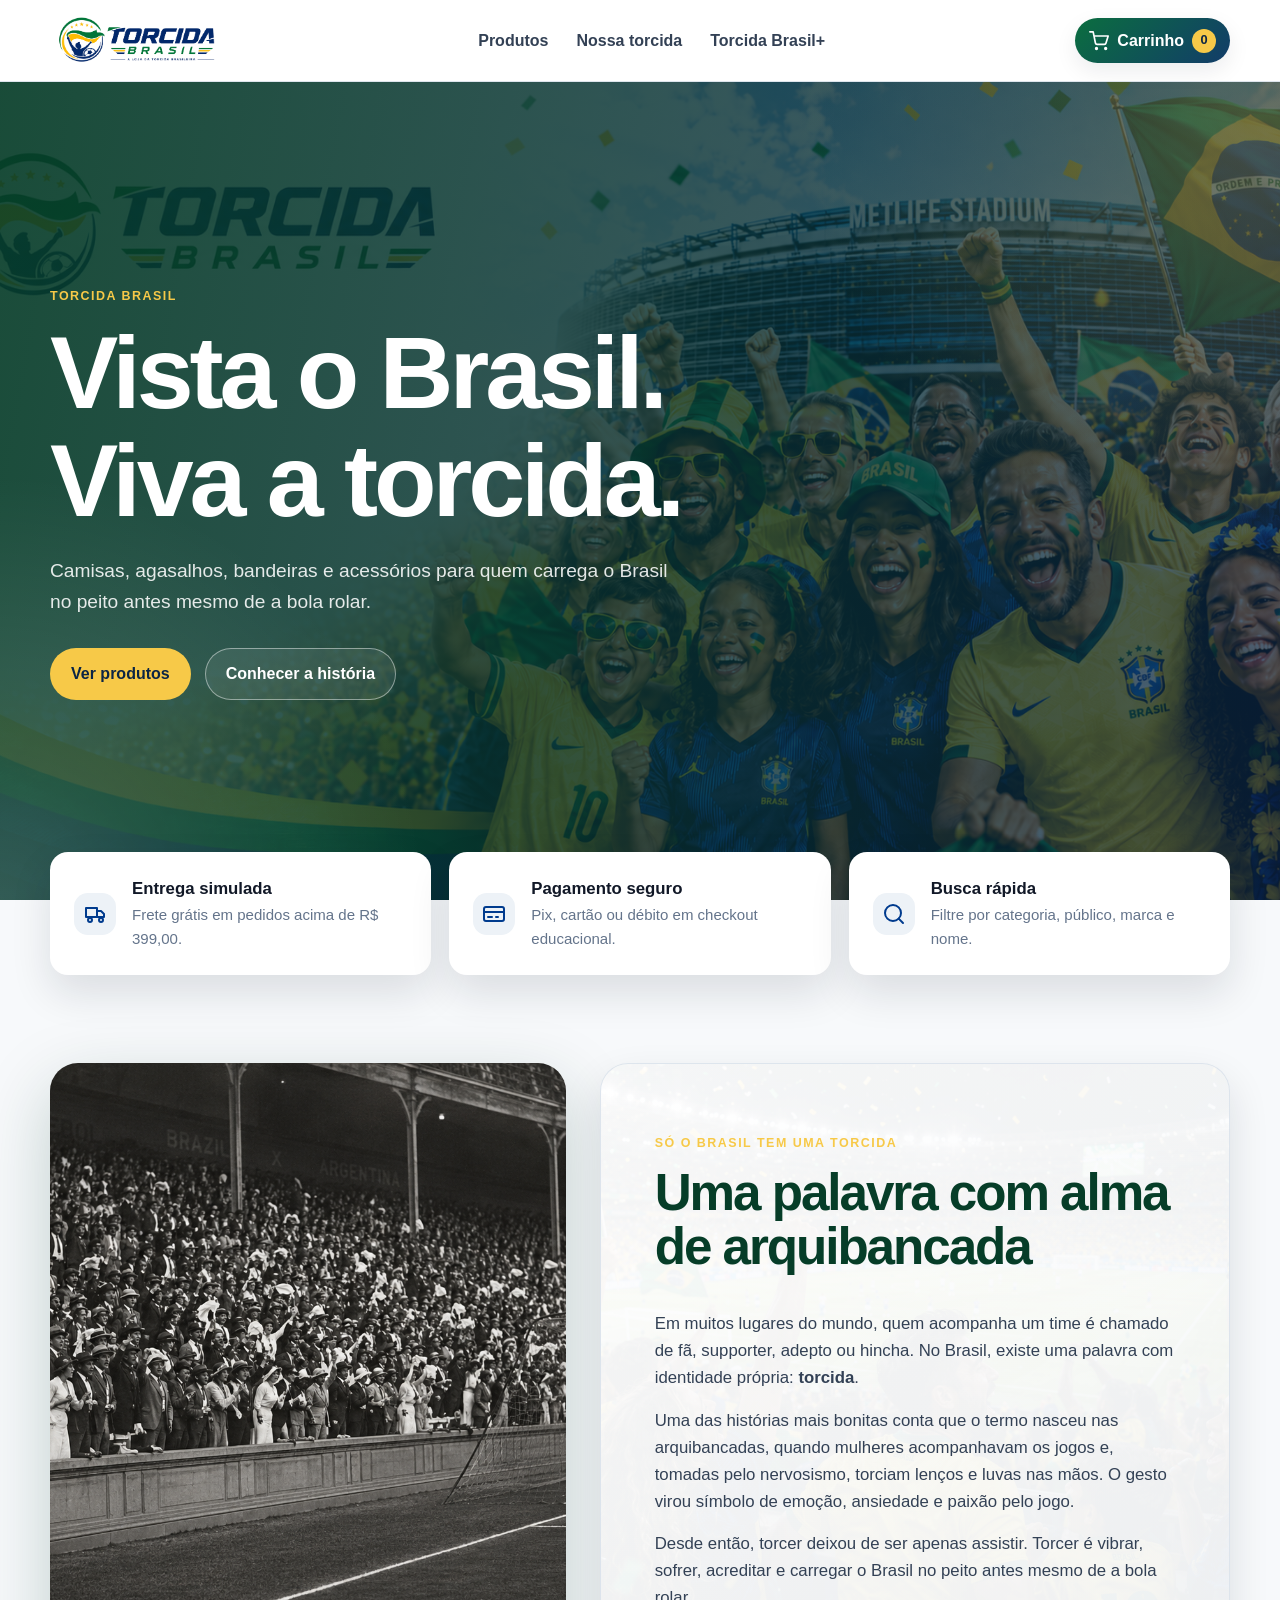
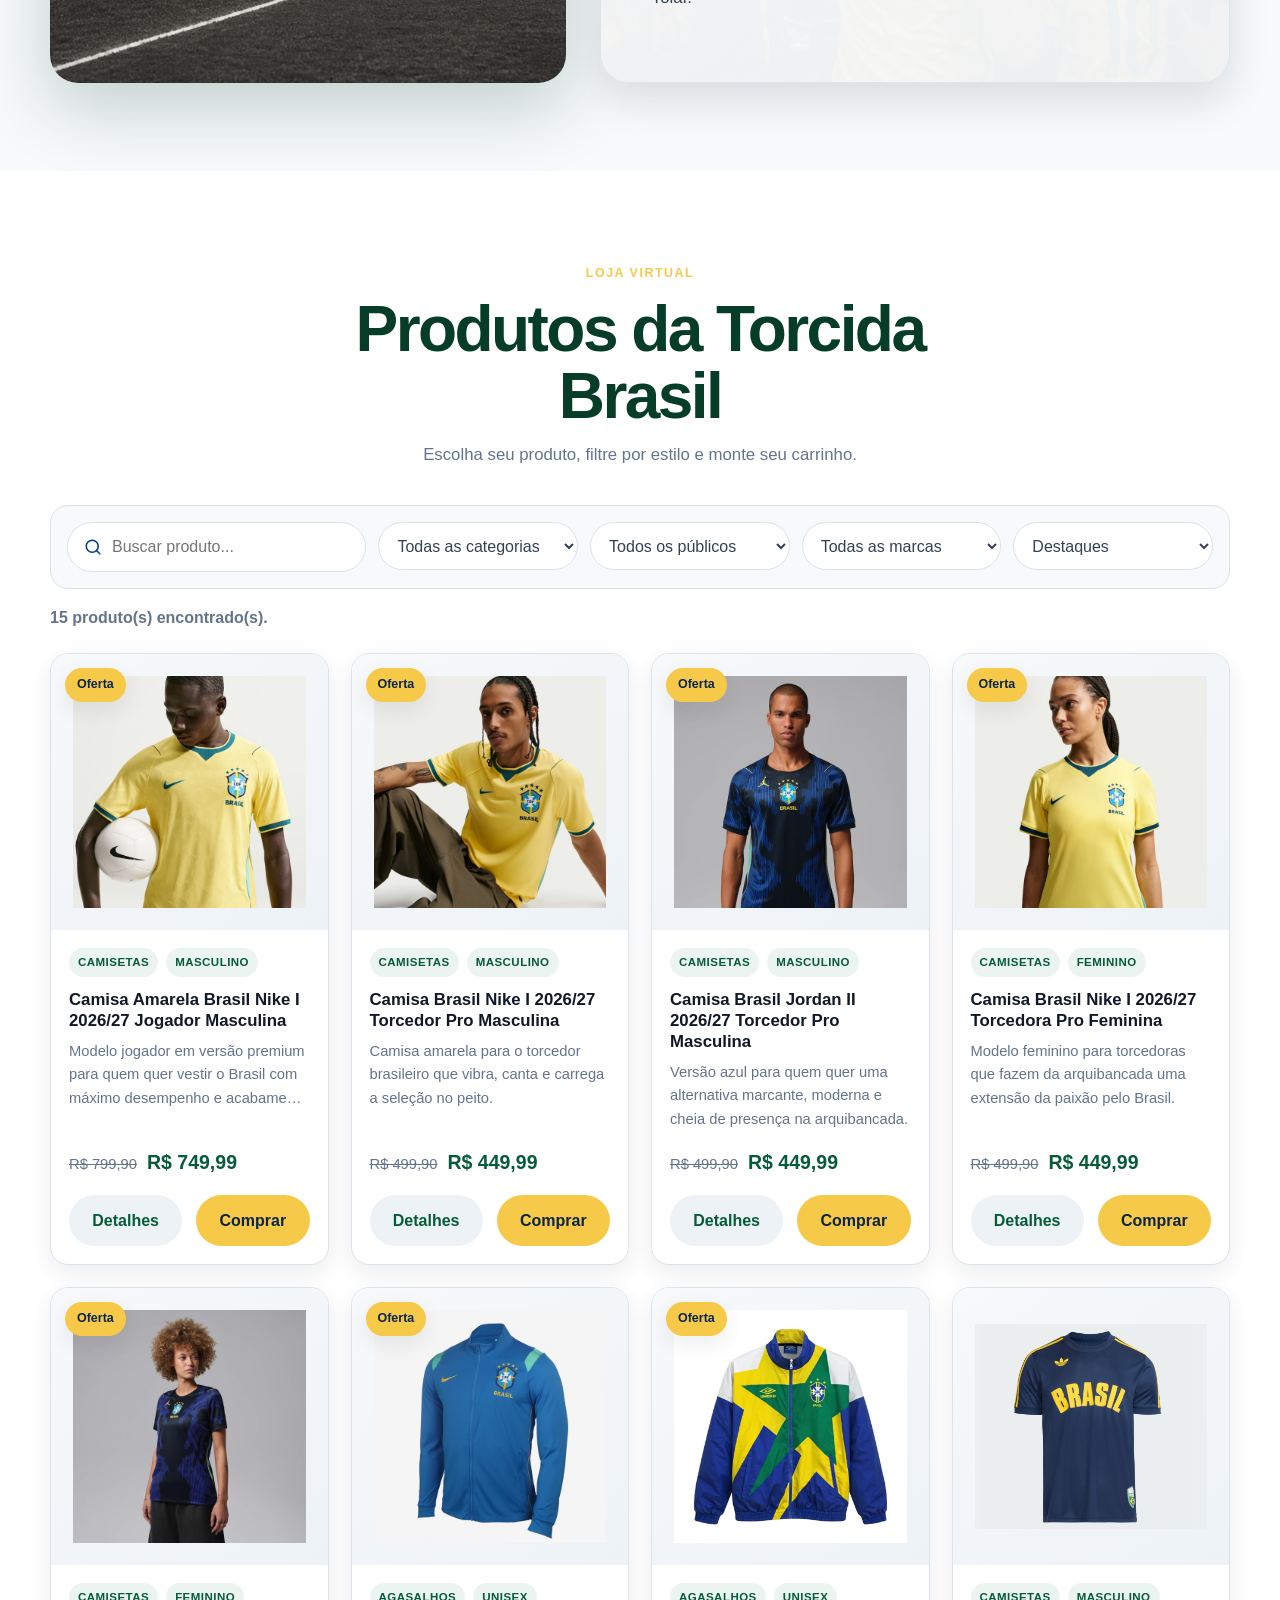
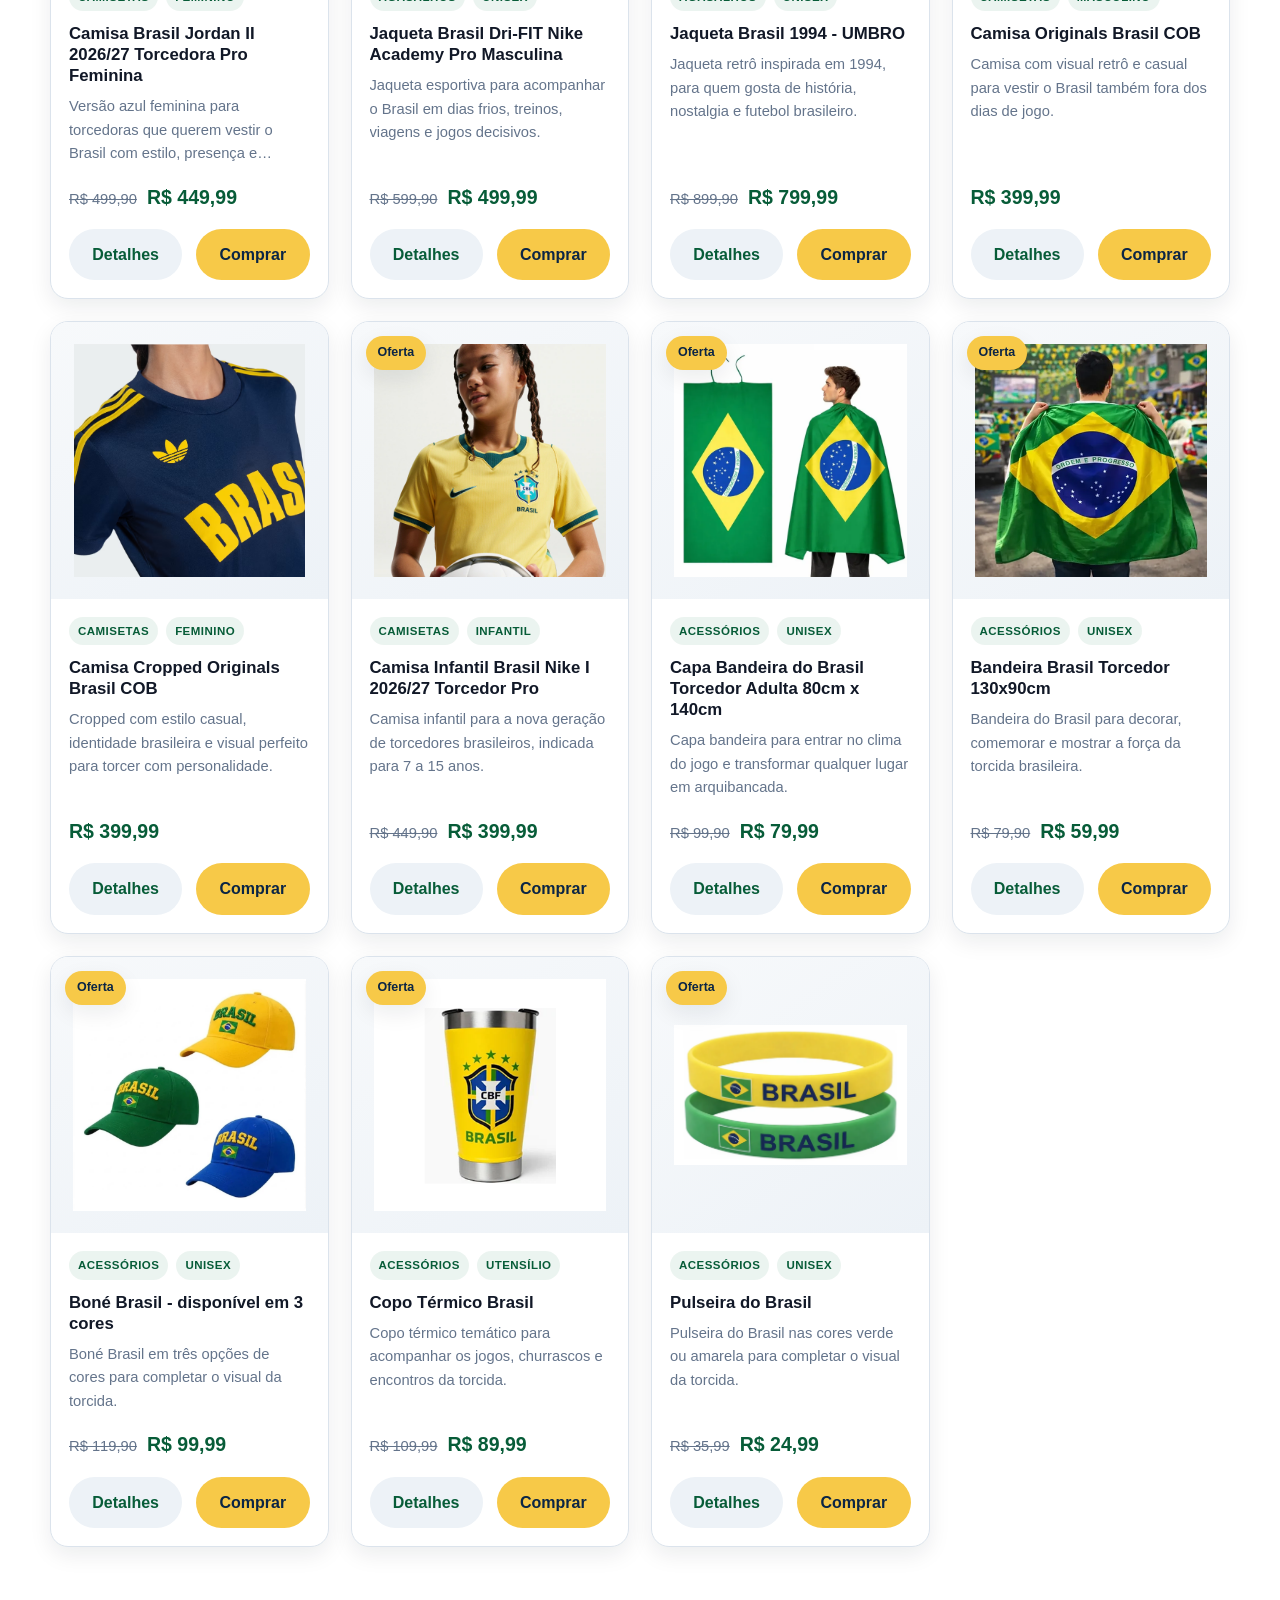
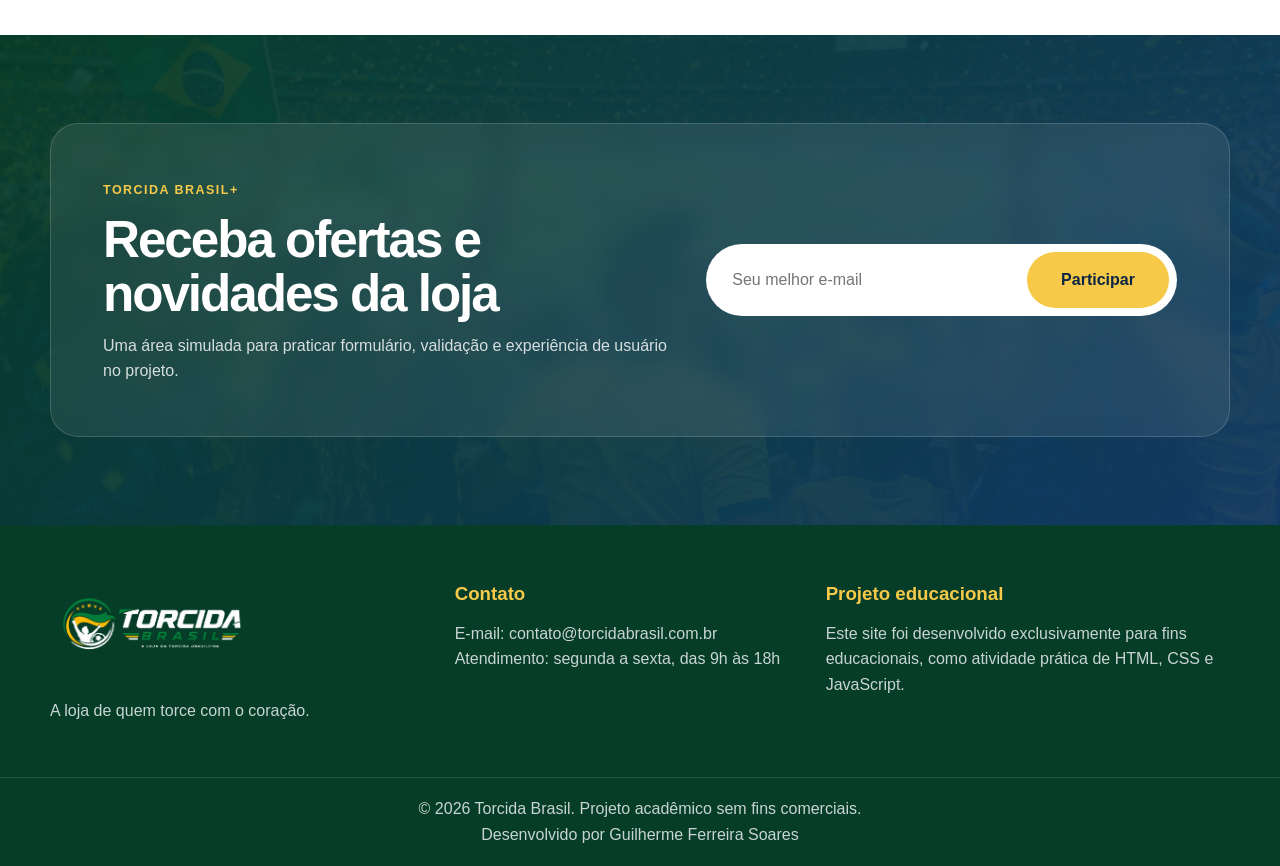
<file: index.html>
<!DOCTYPE html>
<html lang="pt-BR">
<head>
  <meta charset="UTF-8" />
  <meta name="viewport" content="width=device-width, initial-scale=1.0" />
  <meta name="description" content="Torcida Brasil - loja virtual educacional para torcedores brasileiros." />
  <title>Torcida Brasil | A loja de quem torce com o coração</title>

  <link rel="icon" href="./assets/images/logo/favicon.png" type="image/png" />
  <link rel="stylesheet" href="./assets/css/style.css" />
  <link rel="stylesheet" href="./assets/css/animations.css" />
  <link rel="stylesheet" href="./assets/css/responsive.css" />

  <script src="./assets/js/products.js" defer></script>
  <script src="./assets/js/storage.js" defer></script>
  <script src="./assets/js/utils.js" defer></script>
  <script src="./assets/js/cart.js" defer></script>
  <script src="./assets/js/ui.js" defer></script>
  <script src="./assets/js/catalog.js" defer></script>
</head>
<body>
  <header class="site-header">
    <div class="container header-content">
      <a href="./index.html" class="logo-link" aria-label="Voltar para a página inicial">
        <img src="./assets/images/logo/logo-torcida-brasil-horizontal-transparente.png" alt="Logo Torcida Brasil" class="site-logo" />
      </a>

      <button class="mobile-menu-btn" id="mobileMenuBtn" aria-label="Abrir menu">
        <span></span>
        <span></span>
        <span></span>
      </button>

      <nav class="main-nav" id="mainNav">
        <a href="#produtos">Produtos</a>
        <a href="#historia">Nossa torcida</a>
        <a href="#torcida-plus">Torcida Brasil+</a>
      </nav>

      <a href="./carrinho.html" class="cart-link" aria-label="Abrir carrinho">
        <img src="./assets/images/icons/cart.svg" alt="" />
        <span>Carrinho</span>
        <strong class="cart-count" data-cart-count>0</strong>
      </a>
    </div>
  </header>

  <main>
    <section class="hero-section">
      <div class="hero-overlay"></div>
      <div class="container hero-content">
        <div class="hero-text fade-in">
          <span class="eyebrow">Torcida Brasil</span>
          <h1>Vista o Brasil. Viva a torcida.</h1>
          <p>
            Camisas, agasalhos, bandeiras e acessórios para quem carrega o Brasil no peito antes mesmo de a bola rolar.
          </p>
          <div class="hero-actions">
            <a href="#produtos" class="btn btn-primary">Ver produtos</a>
            <a href="#historia" class="btn btn-outline">Conhecer a história</a>
          </div>
        </div>
      </div>
    </section>

    <section class="benefits-section">
      <div class="container benefits-grid">
        <article class="benefit-card">
          <img src="./assets/images/icons/truck.svg" alt="" />
          <div>
            <h3>Entrega simulada</h3>
            <p>Frete grátis em pedidos acima de R$ 399,00.</p>
          </div>
        </article>

        <article class="benefit-card">
          <img src="./assets/images/icons/card.svg" alt="" />
          <div>
            <h3>Pagamento seguro</h3>
            <p>Pix, cartão ou débito em checkout educacional.</p>
          </div>
        </article>

        <article class="benefit-card">
          <img src="./assets/images/icons/search.svg" alt="" />
          <div>
            <h3>Busca rápida</h3>
            <p>Filtre por categoria, público, marca e nome.</p>
          </div>
        </article>
      </div>
    </section>

    <section class="story-section" id="historia">
      <div class="container story-grid">
        <div class="story-image">
          <img src="./assets/images/banners/historia-torcida.png" alt="Imagem histórica representando a origem da torcida brasileira" />
        </div>

        <article class="story-card">
          <span class="eyebrow">Só o Brasil tem uma torcida</span>
          <h2>Uma palavra com alma de arquibancada</h2>
          <p>
            Em muitos lugares do mundo, quem acompanha um time é chamado de fã, supporter, adepto ou hincha.
            No Brasil, existe uma palavra com identidade própria: <strong>torcida</strong>.
          </p>
          <p>
            Uma das histórias mais bonitas conta que o termo nasceu nas arquibancadas, quando mulheres acompanhavam
            os jogos e, tomadas pelo nervosismo, torciam lenços e luvas nas mãos. O gesto virou símbolo de emoção,
            ansiedade e paixão pelo jogo.
          </p>
          <p>
            Desde então, torcer deixou de ser apenas assistir. Torcer é vibrar, sofrer, acreditar e carregar o Brasil
            no peito antes mesmo de a bola rolar.
          </p>
        </article>
      </div>
    </section>

    <section class="products-section" id="produtos">
      <div class="container">
        <div class="section-heading">
          <span class="eyebrow">Loja virtual</span>
          <h2>Produtos da Torcida Brasil</h2>
          <p>Escolha seu produto, filtre por estilo e monte seu carrinho.</p>
        </div>

        <div class="catalog-toolbar">
          <label class="search-box" for="searchInput">
            <img src="./assets/images/icons/search.svg" alt="" />
            <input type="search" id="searchInput" placeholder="Buscar produto..." autocomplete="off" />
          </label>

          <select id="categoryFilter" aria-label="Filtrar por categoria">
            <option value="todos">Todas as categorias</option>
          </select>

          <select id="audienceFilter" aria-label="Filtrar por público">
            <option value="todos">Todos os públicos</option>
          </select>

          <select id="brandFilter" aria-label="Filtrar por marca">
            <option value="todos">Todas as marcas</option>
          </select>

          <select id="sortFilter" aria-label="Ordenar produtos">
            <option value="featured">Destaques</option>
            <option value="lowest">Menor preço</option>
            <option value="highest">Maior preço</option>
            <option value="name">Nome A-Z</option>
          </select>
        </div>

        <p class="result-count" id="resultCount"></p>

        <div class="products-grid" id="productsGrid"></div>

        <div class="empty-state hidden" id="emptyState">
          <h3>Nenhum produto encontrado</h3>
          <p>Tente mudar a busca ou os filtros selecionados.</p>
          <button class="btn btn-primary" id="clearFiltersBtn">Limpar filtros</button>
        </div>
      </div>
    </section>

    <section class="cta-section" id="torcida-plus">
      <div class="container cta-card">
        <div>
          <span class="eyebrow">Torcida Brasil+</span>
          <h2>Receba ofertas e novidades da loja</h2>
          <p>Uma área simulada para praticar formulário, validação e experiência de usuário no projeto.</p>
        </div>

        <form class="newsletter-form" id="newsletterForm">
          <input type="email" id="newsletterEmail" placeholder="Seu melhor e-mail" required />
          <button type="submit" class="btn btn-primary">Participar</button>
        </form>
      </div>
    </section>
  </main>

  <footer class="site-footer">
    <div class="container footer-grid">
      <div>
        <img src="./assets/images/logo/logo-torcida-brasil-horizontal-branco.png" alt="Logo Torcida Brasil" class="footer-logo" />
        <p>A loja de quem torce com o coração.</p>
      </div>

      <div>
        <h3>Contato</h3>
        <p>E-mail: contato@torcidabrasil.com.br</p>
        <p>Atendimento: segunda a sexta, das 9h às 18h</p>
      </div>

      <div>
        <h3>Projeto educacional</h3>
        <p>
          Este site foi desenvolvido exclusivamente para fins educacionais, como atividade prática de HTML, CSS e JavaScript.
        </p>
      </div>
    </div>

    <div class="footer-bottom">
      <p>© 2026 Torcida Brasil. Projeto acadêmico sem fins comerciais.</p>
      <p>Desenvolvido por Guilherme Ferreira Soares</p>
    </div>
  </footer>

  <button class="back-to-top" id="backToTop" aria-label="Voltar ao topo">↑</button>
  <div class="toast" id="toast" role="status" aria-live="polite"></div>
</body>
</html>
</file>
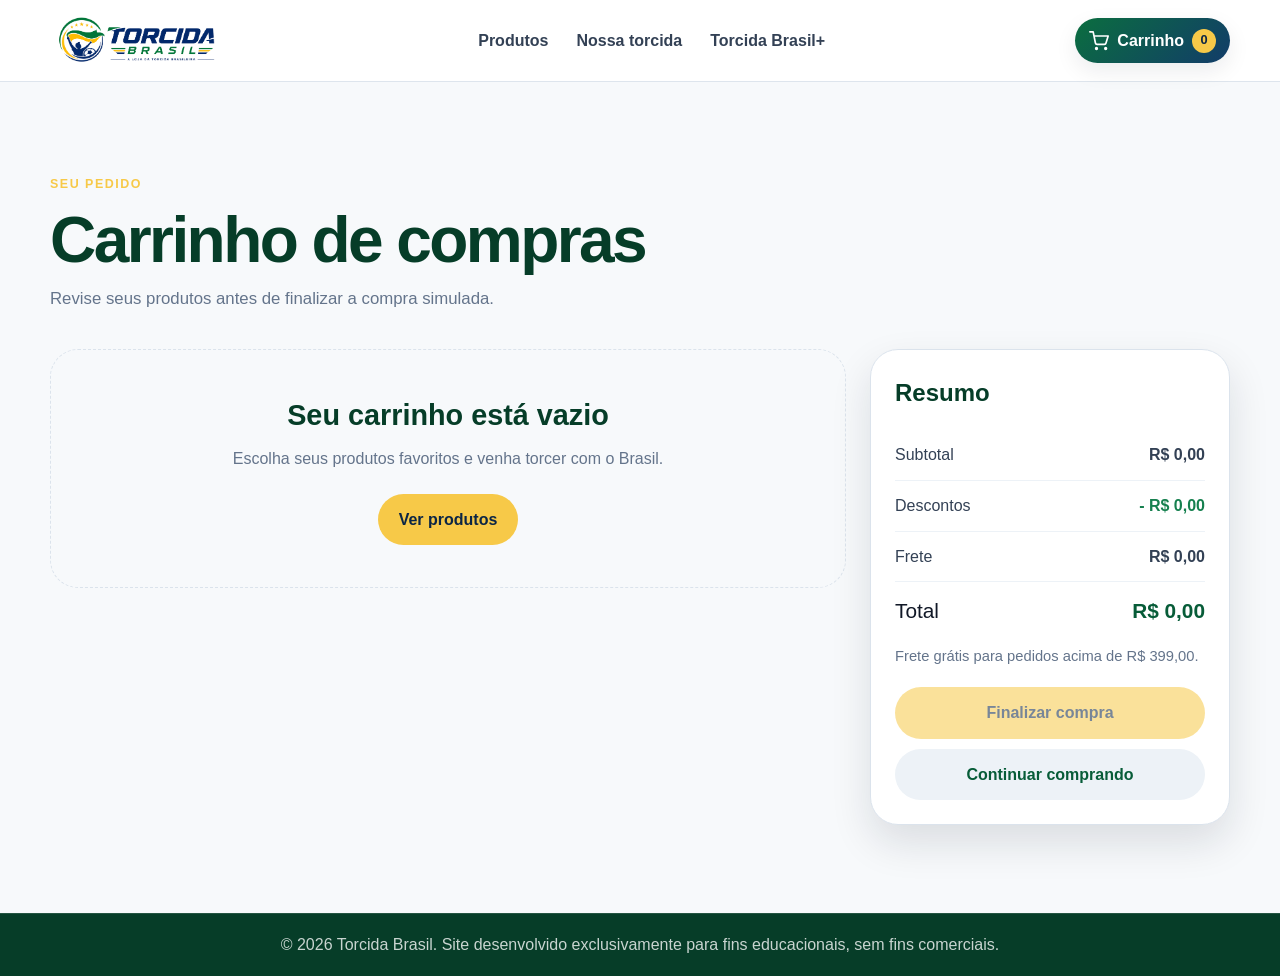
<file: carrinho.html>
<!DOCTYPE html>
<html lang="pt-BR">
<head>
  <meta charset="UTF-8" />
  <meta name="viewport" content="width=device-width, initial-scale=1.0" />
  <meta name="description" content="Carrinho de compras da loja Torcida Brasil." />
  <title>Carrinho | Torcida Brasil</title>

  <link rel="icon" href="./assets/images/logo/favicon.png" type="image/png" />
  <link rel="stylesheet" href="./assets/css/style.css" />
  <link rel="stylesheet" href="./assets/css/animations.css" />
  <link rel="stylesheet" href="./assets/css/responsive.css" />

  <script src="./assets/js/products.js" defer></script>
  <script src="./assets/js/storage.js" defer></script>
  <script src="./assets/js/utils.js" defer></script>
  <script src="./assets/js/cart.js" defer></script>
  <script src="./assets/js/ui.js" defer></script>
</head>
<body>
  <header class="site-header">
    <div class="container header-content">
      <a href="./index.html" class="logo-link" aria-label="Voltar para a página inicial">
        <img src="./assets/images/logo/logo-torcida-brasil-horizontal-transparente.png" alt="Logo Torcida Brasil" class="site-logo" />
      </a>

      <button class="mobile-menu-btn" id="mobileMenuBtn" aria-label="Abrir menu">
        <span></span>
        <span></span>
        <span></span>
      </button>

      <nav class="main-nav" id="mainNav">
        <a href="./index.html#produtos">Produtos</a>
        <a href="./index.html#historia">Nossa torcida</a>
        <a href="./index.html#torcida-plus">Torcida Brasil+</a>
      </nav>

      <a href="./carrinho.html" class="cart-link active" aria-label="Abrir carrinho">
        <img src="./assets/images/icons/cart.svg" alt="" />
        <span>Carrinho</span>
        <strong class="cart-count" data-cart-count>0</strong>
      </a>
    </div>
  </header>

  <main class="page-main">
    <section class="cart-section">
      <div class="container">
        <div class="section-heading align-left">
          <span class="eyebrow">Seu pedido</span>
          <h1>Carrinho de compras</h1>
          <p>Revise seus produtos antes de finalizar a compra simulada.</p>
        </div>

        <div class="cart-layout">
          <div class="cart-items" id="cartItems"></div>

          <aside class="order-summary" id="orderSummary">
            <h2>Resumo</h2>

            <div class="summary-row">
              <span>Subtotal</span>
              <strong id="subtotalValue">R$ 0,00</strong>
            </div>

            <div class="summary-row discount">
              <span>Descontos</span>
              <strong id="discountValue">R$ 0,00</strong>
            </div>

            <div class="summary-row">
              <span>Frete</span>
              <strong id="shippingValue">R$ 0,00</strong>
            </div>

            <div class="summary-row total">
              <span>Total</span>
              <strong id="totalValue">R$ 0,00</strong>
            </div>

            <p class="summary-help">Frete grátis para pedidos acima de R$ 399,00.</p>

            <a href="./checkout.html" class="btn btn-primary full" id="checkoutButton">Finalizar compra</a>
            <a href="./index.html#produtos" class="btn btn-light full">Continuar comprando</a>
          </aside>
        </div>
      </div>
    </section>
  </main>

  <footer class="site-footer">
    <div class="footer-bottom">
      <p>© 2026 Torcida Brasil. Site desenvolvido exclusivamente para fins educacionais, sem fins comerciais.</p>
    </div>
  </footer>

  <button class="back-to-top" id="backToTop" aria-label="Voltar ao topo">↑</button>
  <div class="toast" id="toast" role="status" aria-live="polite"></div>
</body>
</html>
</file>
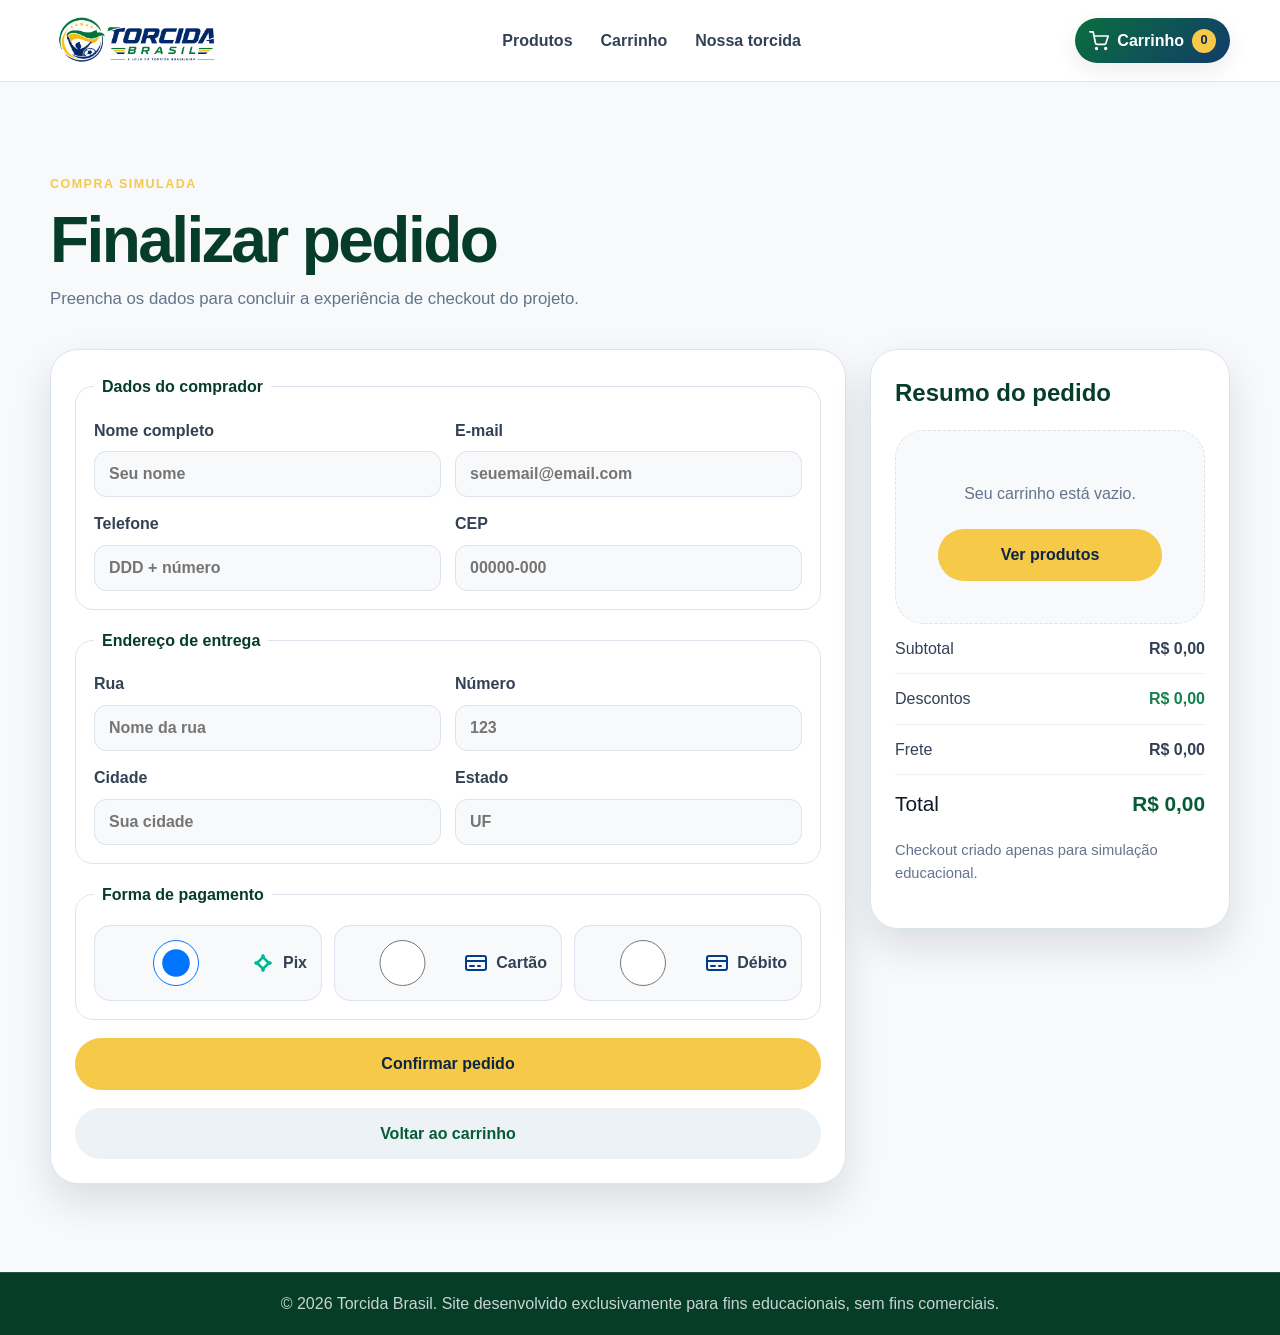
<file: checkout.html>
<!DOCTYPE html>
<html lang="pt-BR">
<head>
  <meta charset="UTF-8" />
  <meta name="viewport" content="width=device-width, initial-scale=1.0" />
  <meta name="description" content="Checkout simulado da loja Torcida Brasil." />
  <title>Checkout | Torcida Brasil</title>

  <link rel="icon" href="./assets/images/logo/favicon.png" type="image/png" />
  <link rel="stylesheet" href="./assets/css/style.css" />
  <link rel="stylesheet" href="./assets/css/animations.css" />
  <link rel="stylesheet" href="./assets/css/responsive.css" />

  <script src="./assets/js/products.js" defer></script>
  <script src="./assets/js/storage.js" defer></script>
  <script src="./assets/js/utils.js" defer></script>
  <script src="./assets/js/cart.js" defer></script>
  <script src="./assets/js/ui.js" defer></script>
  <script src="./assets/js/checkout.js" defer></script>
</head>
<body>
  <header class="site-header">
    <div class="container header-content">
      <a href="./index.html" class="logo-link" aria-label="Voltar para a página inicial">
        <img src="./assets/images/logo/logo-torcida-brasil-horizontal-transparente.png" alt="Logo Torcida Brasil" class="site-logo" />
      </a>

      <button class="mobile-menu-btn" id="mobileMenuBtn" aria-label="Abrir menu">
        <span></span>
        <span></span>
        <span></span>
      </button>

      <nav class="main-nav" id="mainNav">
        <a href="./index.html#produtos">Produtos</a>
        <a href="./carrinho.html">Carrinho</a>
        <a href="./index.html#historia">Nossa torcida</a>
      </nav>

      <a href="./carrinho.html" class="cart-link" aria-label="Abrir carrinho">
        <img src="./assets/images/icons/cart.svg" alt="" />
        <span>Carrinho</span>
        <strong class="cart-count" data-cart-count>0</strong>
      </a>
    </div>
  </header>

  <main class="page-main">
    <section class="checkout-section">
      <div class="container">
        <div class="section-heading align-left">
          <span class="eyebrow">Compra simulada</span>
          <h1>Finalizar pedido</h1>
          <p>Preencha os dados para concluir a experiência de checkout do projeto.</p>
        </div>

        <div class="checkout-layout">
          <form class="checkout-form" id="checkoutForm">
            <fieldset>
              <legend>Dados do comprador</legend>

              <div class="form-grid">
                <label>
                  Nome completo
                  <input type="text" id="customerName" name="customerName" placeholder="Seu nome" required />
                </label>

                <label>
                  E-mail
                  <input type="email" id="customerEmail" name="customerEmail" placeholder="seuemail@email.com" required />
                </label>

                <label>
                  Telefone
                  <input type="tel" id="customerPhone" name="customerPhone" placeholder="DDD + número" required />
                </label>

                <label>
                  CEP
                  <input type="text" id="customerZip" name="customerZip" placeholder="00000-000" required />
                </label>
              </div>
            </fieldset>

            <fieldset>
              <legend>Endereço de entrega</legend>

              <div class="form-grid">
                <label>
                  Rua
                  <input type="text" id="customerStreet" name="customerStreet" placeholder="Nome da rua" required />
                </label>

                <label>
                  Número
                  <input type="text" id="customerNumber" name="customerNumber" placeholder="123" required />
                </label>

                <label>
                  Cidade
                  <input type="text" id="customerCity" name="customerCity" placeholder="Sua cidade" required />
                </label>

                <label>
                  Estado
                  <input type="text" id="customerState" name="customerState" placeholder="UF" maxlength="2" required />
                </label>
              </div>
            </fieldset>

            <fieldset>
              <legend>Forma de pagamento</legend>

              <div class="payment-options">
                <label class="payment-card">
                  <input type="radio" name="paymentMethod" value="Pix" checked />
                  <img src="./assets/images/icons/pix.svg" alt="" />
                  Pix
                </label>

                <label class="payment-card">
                  <input type="radio" name="paymentMethod" value="Cartão de crédito" />
                  <img src="./assets/images/icons/card.svg" alt="" />
                  Cartão
                </label>

                <label class="payment-card">
                  <input type="radio" name="paymentMethod" value="Débito" />
                  <img src="./assets/images/icons/card.svg" alt="" />
                  Débito
                </label>
              </div>
            </fieldset>

            <button type="submit" class="btn btn-primary full">Confirmar pedido</button>
            <a href="./carrinho.html" class="btn btn-light full">Voltar ao carrinho</a>
          </form>

          <aside class="order-summary checkout-summary">
            <h2>Resumo do pedido</h2>
            <div id="checkoutItems"></div>

            <div class="summary-row">
              <span>Subtotal</span>
              <strong id="checkoutSubtotal">R$ 0,00</strong>
            </div>

            <div class="summary-row discount">
              <span>Descontos</span>
              <strong id="checkoutDiscount">R$ 0,00</strong>
            </div>

            <div class="summary-row">
              <span>Frete</span>
              <strong id="checkoutShipping">R$ 0,00</strong>
            </div>

            <div class="summary-row total">
              <span>Total</span>
              <strong id="checkoutTotal">R$ 0,00</strong>
            </div>

            <p class="summary-help">Checkout criado apenas para simulação educacional.</p>
          </aside>
        </div>
      </div>
    </section>
  </main>

  <footer class="site-footer">
    <div class="footer-bottom">
      <p>© 2026 Torcida Brasil. Site desenvolvido exclusivamente para fins educacionais, sem fins comerciais.</p>
    </div>
  </footer>

  <button class="back-to-top" id="backToTop" aria-label="Voltar ao topo">↑</button>
  <div class="toast" id="toast" role="status" aria-live="polite"></div>
</body>
</html>
</file>
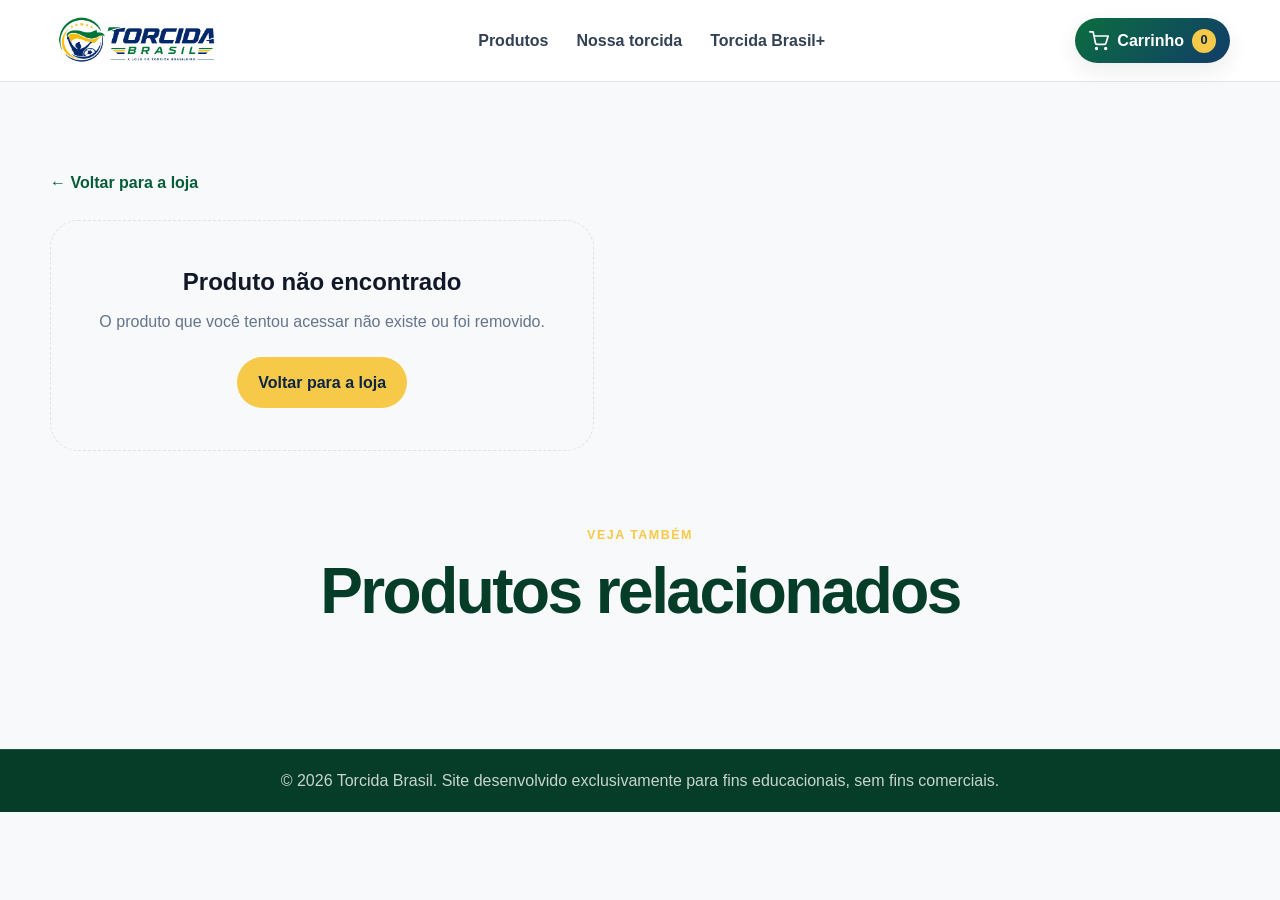
<file: produto.html>
<!DOCTYPE html>
<html lang="pt-BR">
<head>
  <meta charset="UTF-8" />
  <meta name="viewport" content="width=device-width, initial-scale=1.0" />
  <meta name="description" content="Detalhes do produto na loja Torcida Brasil." />
  <title>Produto | Torcida Brasil</title>

  <link rel="icon" href="./assets/images/logo/favicon.png" type="image/png" />
  <link rel="stylesheet" href="./assets/css/style.css" />
  <link rel="stylesheet" href="./assets/css/animations.css" />
  <link rel="stylesheet" href="./assets/css/responsive.css" />

  <script src="./assets/js/products.js" defer></script>
  <script src="./assets/js/storage.js" defer></script>
  <script src="./assets/js/utils.js" defer></script>
  <script src="./assets/js/cart.js" defer></script>
  <script src="./assets/js/ui.js" defer></script>
  <script src="./assets/js/product-detail.js" defer></script>
</head>
<body>
  <header class="site-header">
    <div class="container header-content">
      <a href="./index.html" class="logo-link" aria-label="Voltar para a página inicial">
        <img src="./assets/images/logo/logo-torcida-brasil-horizontal-transparente.png" alt="Logo Torcida Brasil" class="site-logo" />
      </a>

      <button class="mobile-menu-btn" id="mobileMenuBtn" aria-label="Abrir menu">
        <span></span>
        <span></span>
        <span></span>
      </button>

      <nav class="main-nav" id="mainNav">
        <a href="./index.html#produtos">Produtos</a>
        <a href="./index.html#historia">Nossa torcida</a>
        <a href="./index.html#torcida-plus">Torcida Brasil+</a>
      </nav>

      <a href="./carrinho.html" class="cart-link" aria-label="Abrir carrinho">
        <img src="./assets/images/icons/cart.svg" alt="" />
        <span>Carrinho</span>
        <strong class="cart-count" data-cart-count>0</strong>
      </a>
    </div>
  </header>

  <main class="page-main">
    <section class="product-detail-section">
      <div class="container">
        <a href="./index.html#produtos" class="back-link">← Voltar para a loja</a>

        <div class="product-detail-grid" id="productDetail"></div>

        <section class="related-section">
          <div class="section-heading small">
            <span class="eyebrow">Veja também</span>
            <h2>Produtos relacionados</h2>
          </div>
          <div class="products-grid compact" id="relatedProducts"></div>
        </section>
      </div>
    </section>
  </main>

  <footer class="site-footer">
    <div class="footer-bottom">
      <p>© 2026 Torcida Brasil. Site desenvolvido exclusivamente para fins educacionais, sem fins comerciais.</p>
    </div>
  </footer>

  <button class="back-to-top" id="backToTop" aria-label="Voltar ao topo">↑</button>
  <div class="toast" id="toast" role="status" aria-live="polite"></div>
</body>
</html>
</file>
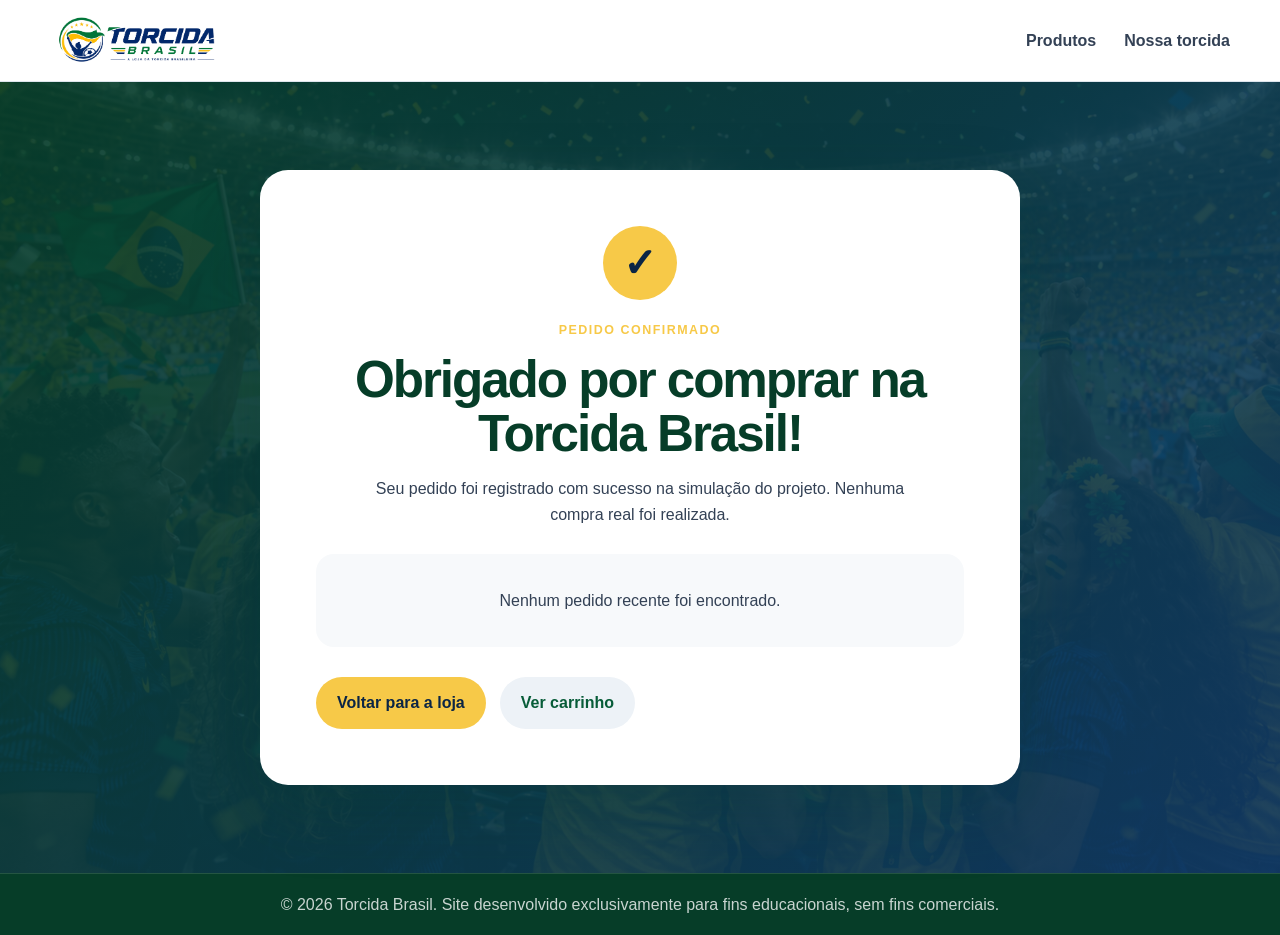
<file: sucesso.html>
<!DOCTYPE html>
<html lang="pt-BR">
<head>
  <meta charset="UTF-8" />
  <meta name="viewport" content="width=device-width, initial-scale=1.0" />
  <meta name="description" content="Pedido confirmado na loja Torcida Brasil." />
  <title>Pedido confirmado | Torcida Brasil</title>

  <link rel="icon" href="./assets/images/logo/favicon.png" type="image/png" />
  <link rel="stylesheet" href="./assets/css/style.css" />
  <link rel="stylesheet" href="./assets/css/animations.css" />
  <link rel="stylesheet" href="./assets/css/responsive.css" />

  <script src="./assets/js/storage.js" defer></script>
  <script src="./assets/js/utils.js" defer></script>
  <script src="./assets/js/ui.js" defer></script>
</head>
<body>
  <header class="site-header">
    <div class="container header-content">
      <a href="./index.html" class="logo-link" aria-label="Voltar para a página inicial">
        <img src="./assets/images/logo/logo-torcida-brasil-horizontal-transparente.png" alt="Logo Torcida Brasil" class="site-logo" />
      </a>

      <nav class="main-nav">
        <a href="./index.html#produtos">Produtos</a>
        <a href="./index.html#historia">Nossa torcida</a>
      </nav>
    </div>
  </header>

  <main class="page-main">
    <section class="success-section">
      <div class="container">
        <div class="success-card pop-in">
          <span class="success-icon">✓</span>
          <span class="eyebrow">Pedido confirmado</span>
          <h1>Obrigado por comprar na Torcida Brasil!</h1>
          <p>
            Seu pedido foi registrado com sucesso na simulação do projeto.
            Nenhuma compra real foi realizada.
          </p>

          <div class="success-details" id="successDetails"></div>

          <div class="success-actions">
            <a href="./index.html#produtos" class="btn btn-primary">Voltar para a loja</a>
            <a href="./carrinho.html" class="btn btn-light">Ver carrinho</a>
          </div>
        </div>
      </div>
    </section>
  </main>

  <footer class="site-footer">
    <div class="footer-bottom">
      <p>© 2026 Torcida Brasil. Site desenvolvido exclusivamente para fins educacionais, sem fins comerciais.</p>
    </div>
  </footer>

  <button class="back-to-top" id="backToTop" aria-label="Voltar ao topo">↑</button>
</body>
</html>
</file>
<file: assets/css/style.css>
* {
  box-sizing: border-box;
  margin: 0;
  padding: 0;
}

:root {
  --green-900: #063d28;
  --green-800: #075c38;
  --green-700: #0b6e3f;
  --green-600: #12844e;
  --yellow-500: #f7c948;
  --yellow-400: #ffdd57;
  --blue-900: #0b2545;
  --blue-800: #123c69;
  --blue-700: #1f5f99;
  --white: #ffffff;
  --gray-50: #f7f9fb;
  --gray-100: #edf2f7;
  --gray-200: #dbe3ec;
  --gray-500: #64748b;
  --gray-700: #334155;
  --gray-900: #111827;
  --danger: #c0392b;
  --success: #16804f;
  --shadow-sm: 0 8px 22px rgba(15, 23, 42, 0.08);
  --shadow-md: 0 18px 40px rgba(15, 23, 42, 0.12);
  --shadow-lg: 0 24px 70px rgba(6, 61, 40, 0.22);
  --radius-sm: 10px;
  --radius-md: 18px;
  --radius-lg: 28px;
  --container: 1180px;
  --header-height: 82px;
}

html {
  scroll-behavior: smooth;
}

body {
  font-family: Arial, Helvetica, sans-serif;
  color: var(--gray-900);
  background: var(--gray-50);
  line-height: 1.6;
}

img {
  max-width: 100%;
  display: block;
}

a {
  color: inherit;
  text-decoration: none;
}

button,
input,
select {
  font: inherit;
}

button {
  cursor: pointer;
  border: 0;
}

.container {
  width: min(var(--container), calc(100% - 32px));
  margin: 0 auto;
}

.hidden {
  display: none !important;
}

.site-header {
  position: sticky;
  top: 0;
  z-index: 100;
  height: var(--header-height);
  background: rgba(255, 255, 255, 0.92);
  backdrop-filter: blur(16px);
  border-bottom: 1px solid rgba(219, 227, 236, 0.9);
}

.header-content {
  height: 100%;
  display: flex;
  align-items: center;
  justify-content: space-between;
  gap: 24px;
}

.logo-link {
  display: flex;
  align-items: center;
  min-width: 170px;
}

.site-logo {
  width: 178px;
  height: auto;
}

.main-nav {
  display: flex;
  align-items: center;
  justify-content: center;
  gap: 28px;
  font-weight: 700;
  color: var(--gray-700);
}

.main-nav a {
  position: relative;
  transition: color 0.2s ease;
}

.main-nav a::after {
  content: "";
  width: 0;
  height: 3px;
  position: absolute;
  left: 0;
  bottom: -8px;
  background: var(--yellow-500);
  border-radius: 999px;
  transition: width 0.2s ease;
}

.main-nav a:hover {
  color: var(--green-700);
}

.main-nav a:hover::after {
  width: 100%;
}

.cart-link {
  display: inline-flex;
  align-items: center;
  gap: 8px;
  padding: 10px 14px;
  color: var(--white);
  background: linear-gradient(135deg, var(--green-700), var(--blue-800));
  border-radius: 999px;
  box-shadow: var(--shadow-sm);
  font-weight: 800;
}

.cart-link img {
  width: 20px;
  height: 20px;
  filter: brightness(0) invert(1);
}

.cart-count {
  min-width: 24px;
  height: 24px;
  display: inline-grid;
  place-items: center;
  color: var(--blue-900);
  background: var(--yellow-500);
  border-radius: 50%;
  font-size: 0.8rem;
}

.mobile-menu-btn {
  display: none;
  width: 42px;
  height: 42px;
  background: var(--green-700);
  border-radius: 12px;
  padding: 10px;
}

.mobile-menu-btn span {
  display: block;
  height: 3px;
  margin: 5px 0;
  background: var(--white);
  border-radius: 999px;
  transition: transform 0.2s ease, opacity 0.2s ease;
}

.hero-section {
  min-height: calc(100vh - var(--header-height));
  position: relative;
  display: flex;
  align-items: center;
  overflow: hidden;
  background:
    linear-gradient(100deg, rgba(6, 61, 40, 0.92), rgba(11, 37, 69, 0.72)),
    url("../images/banners/hero-brasil.png") center/cover no-repeat;
}

.hero-overlay {
  position: absolute;
  inset: 0;
  background:
    radial-gradient(circle at top right, rgba(247, 201, 72, 0.28), transparent 32%),
    radial-gradient(circle at bottom left, rgba(255, 255, 255, 0.18), transparent 28%);
}

.hero-content {
  position: relative;
  z-index: 1;
  padding: 80px 0;
}

.hero-text {
  width: min(680px, 100%);
  color: var(--white);
}

.eyebrow {
  display: inline-flex;
  align-items: center;
  gap: 8px;
  color: var(--yellow-500);
  text-transform: uppercase;
  letter-spacing: 0.12em;
  font-size: 0.78rem;
  font-weight: 900;
  margin-bottom: 12px;
}

.hero-text h1,
.section-heading h1,
.section-heading h2,
.story-card h2,
.cta-card h2,
.product-info-panel h1,
.success-card h1 {
  line-height: 1.05;
  letter-spacing: -0.04em;
}

.hero-text h1 {
  font-size: clamp(3rem, 8vw, 6.8rem);
  max-width: 760px;
}

.hero-text p {
  max-width: 620px;
  margin-top: 22px;
  color: rgba(255, 255, 255, 0.88);
  font-size: 1.2rem;
}

.hero-actions,
.card-actions,
.detail-actions,
.success-actions {
  display: flex;
  align-items: center;
  gap: 14px;
  flex-wrap: wrap;
  margin-top: 30px;
}

.btn {
  display: inline-flex;
  align-items: center;
  justify-content: center;
  min-height: 46px;
  padding: 12px 20px;
  border-radius: 999px;
  font-weight: 900;
  transition: transform 0.2s ease, box-shadow 0.2s ease, background 0.2s ease;
  border: 1px solid transparent;
}

.btn:hover {
  transform: translateY(-2px);
  box-shadow: var(--shadow-sm);
}

.btn-primary {
  color: var(--blue-900);
  background: var(--yellow-500);
}

.btn-primary:hover {
  background: var(--yellow-400);
}

.btn-outline {
  color: var(--white);
  border-color: rgba(255, 255, 255, 0.45);
  background: rgba(255, 255, 255, 0.08);
}

.btn-light {
  color: var(--green-800);
  background: var(--gray-100);
}

.btn.full {
  width: 100%;
}

.btn.disabled {
  pointer-events: none;
  opacity: 0.55;
}

.benefits-section {
  margin-top: -48px;
  position: relative;
  z-index: 2;
}

.benefits-grid {
  display: grid;
  grid-template-columns: repeat(3, 1fr);
  gap: 18px;
}

.benefit-card {
  display: flex;
  gap: 16px;
  align-items: center;
  padding: 24px;
  background: var(--white);
  border-radius: var(--radius-md);
  box-shadow: var(--shadow-md);
}

.benefit-card img {
  width: 42px;
  height: 42px;
  padding: 9px;
  background: var(--gray-100);
  border-radius: 14px;
}

.benefit-card h3 {
  font-size: 1.05rem;
}

.benefit-card p {
  color: var(--gray-500);
  font-size: 0.94rem;
}

.story-section,
.products-section,
.cta-section,
.product-detail-section,
.cart-section,
.checkout-section,
.success-section {
  padding: 88px 0;
}

.story-grid {
  display: grid;
  grid-template-columns: 0.9fr 1.1fr;
  gap: 34px;
  align-items: center;
}

.story-image img {
  width: 100%;
  min-height: 480px;
  object-fit: cover;
  border-radius: var(--radius-lg);
  box-shadow: var(--shadow-lg);
}

.story-card {
  padding: clamp(28px, 5vw, 54px);
  background:
    linear-gradient(145deg, rgba(255, 255, 255, 0.96), rgba(247, 249, 251, 0.96)),
    url("../images/banners/torcida-estadio.png") center/cover no-repeat;
  border: 1px solid rgba(219, 227, 236, 0.9);
  border-radius: var(--radius-lg);
  box-shadow: var(--shadow-md);
}

.story-card h2 {
  font-size: clamp(2rem, 4vw, 3.6rem);
  color: var(--green-900);
  margin-bottom: 22px;
}

.story-card p {
  color: var(--gray-700);
  margin-top: 16px;
  font-size: 1.05rem;
}

.products-section {
  background: var(--white);
}

.section-heading {
  max-width: 700px;
  margin: 0 auto 36px;
  text-align: center;
}

.section-heading.align-left {
  text-align: left;
  margin-left: 0;
}

.section-heading.small {
  margin-top: 70px;
}

.section-heading h1,
.section-heading h2 {
  font-size: clamp(2.2rem, 5vw, 4.2rem);
  color: var(--green-900);
}

.section-heading p {
  color: var(--gray-500);
  margin-top: 12px;
  font-size: 1.05rem;
}

.catalog-toolbar {
  display: grid;
  grid-template-columns: 1.5fr repeat(4, 1fr);
  gap: 12px;
  padding: 16px;
  background: var(--gray-50);
  border: 1px solid var(--gray-200);
  border-radius: var(--radius-md);
  margin-bottom: 16px;
}

.search-box {
  display: flex;
  align-items: center;
  gap: 10px;
  background: var(--white);
  border: 1px solid var(--gray-200);
  border-radius: 999px;
  padding: 0 16px;
}

.search-box img {
  width: 18px;
  height: 18px;
}

.search-box input,
.catalog-toolbar select {
  width: 100%;
  height: 48px;
  border: 0;
  outline: 0;
  background: transparent;
  color: var(--gray-700);
}

.catalog-toolbar select {
  padding: 0 14px;
  background: var(--white);
  border: 1px solid var(--gray-200);
  border-radius: 999px;
}

.result-count {
  margin: 10px 0 22px;
  color: var(--gray-500);
  font-weight: 700;
}

.products-grid {
  display: grid;
  grid-template-columns: repeat(4, 1fr);
  gap: 22px;
}

.products-grid.compact {
  grid-template-columns: repeat(3, 1fr);
}

.product-card {
  display: flex;
  flex-direction: column;
  overflow: hidden;
  background: var(--white);
  border: 1px solid var(--gray-200);
  border-radius: var(--radius-md);
  box-shadow: var(--shadow-sm);
  transition: transform 0.2s ease, box-shadow 0.2s ease;
}

.product-card:hover {
  transform: translateY(-5px);
  box-shadow: var(--shadow-md);
}

.product-image-link {
  position: relative;
  display: block;
  background: linear-gradient(145deg, var(--gray-50), var(--gray-100));
  aspect-ratio: 1 / 1;
  overflow: hidden;
}

.product-image-link img {
  width: 100%;
  height: 100%;
  object-fit: contain;
  padding: 22px;
  transition: transform 0.3s ease;
}

.product-card:hover .product-image-link img {
  transform: scale(1.04);
}

.discount-badge {
  position: absolute;
  top: 14px;
  left: 14px;
  z-index: 1;
  padding: 7px 12px;
  color: var(--blue-900);
  background: var(--yellow-500);
  border-radius: 999px;
  font-size: 0.78rem;
  font-weight: 900;
  box-shadow: var(--shadow-sm);
}

.discount-badge.large {
  top: 22px;
  left: 22px;
}

.product-card-content {
  display: flex;
  flex: 1;
  flex-direction: column;
  padding: 18px;
}

.product-meta,
.detail-tags {
  display: flex;
  align-items: center;
  gap: 8px;
  flex-wrap: wrap;
}

.product-meta span,
.detail-tags span,
.product-tag {
  display: inline-flex;
  padding: 5px 9px;
  color: var(--green-800);
  background: rgba(11, 110, 63, 0.08);
  border-radius: 999px;
  font-size: 0.72rem;
  font-weight: 900;
  text-transform: uppercase;
  letter-spacing: 0.04em;
}

.product-card h3 {
  margin: 13px 0 8px;
  font-size: 1.05rem;
  line-height: 1.25;
  color: var(--gray-900);
}

.product-description {
  color: var(--gray-500);
  font-size: 0.92rem;
  display: -webkit-box;
  -webkit-line-clamp: 3;
  -webkit-box-orient: vertical;
  overflow: hidden;
  min-height: 66px;
}

.price-row {
  display: flex;
  align-items: baseline;
  gap: 10px;
  margin-top: auto;
  padding-top: 16px;
}

.price-row strong {
  color: var(--green-800);
  font-size: 1.22rem;
}

.old-price {
  color: var(--gray-500);
  text-decoration: line-through;
  font-size: 0.92rem;
}

.card-actions {
  margin-top: 16px;
}

.card-actions .btn {
  flex: 1;
  min-height: 42px;
  padding-inline: 14px;
}

.empty-state,
.empty-cart {
  padding: 42px;
  text-align: center;
  background: var(--gray-50);
  border: 1px dashed var(--gray-200);
  border-radius: var(--radius-lg);
}

.empty-state h3,
.empty-cart h2 {
  color: var(--green-900);
  font-size: 1.8rem;
}

.empty-state p,
.empty-cart p {
  margin: 8px 0 22px;
  color: var(--gray-500);
}

.cta-section {
  background:
    linear-gradient(135deg, rgba(6, 61, 40, 0.94), rgba(18, 60, 105, 0.94)),
    url("../images/banners/torcida-estadio.png") center/cover no-repeat;
}

.cta-card {
  display: grid;
  grid-template-columns: 1.1fr 0.9fr;
  align-items: center;
  gap: 28px;
  padding: clamp(28px, 5vw, 52px);
  color: var(--white);
  background: rgba(255, 255, 255, 0.08);
  border: 1px solid rgba(255, 255, 255, 0.16);
  border-radius: var(--radius-lg);
  backdrop-filter: blur(10px);
}

.cta-card h2 {
  font-size: clamp(2rem, 4vw, 3.8rem);
}

.cta-card p {
  margin-top: 12px;
  color: rgba(255, 255, 255, 0.82);
}

.newsletter-form {
  display: flex;
  gap: 10px;
  background: var(--white);
  padding: 8px;
  border-radius: 999px;
}

.newsletter-form input {
  width: 100%;
  border: 0;
  outline: 0;
  padding: 0 16px;
}

.site-footer {
  color: rgba(255, 255, 255, 0.86);
  background: var(--green-900);
}

.footer-grid {
  display: grid;
  grid-template-columns: 1.1fr 1fr 1.2fr;
  gap: 34px;
  padding: 54px 0;
}

.footer-logo {
  width: 190px;
  margin-bottom: 14px;
}

.site-footer h3 {
  color: var(--yellow-500);
  margin-bottom: 12px;
}

.site-footer p {
  color: rgba(255, 255, 255, 0.78);
}

.footer-bottom {
  text-align: center;
  padding: 18px 16px;
  border-top: 1px solid rgba(255, 255, 255, 0.12);
}

.back-to-top {
  position: fixed;
  right: 22px;
  bottom: 22px;
  z-index: 90;
  width: 48px;
  height: 48px;
  display: grid;
  place-items: center;
  color: var(--blue-900);
  background: var(--yellow-500);
  border-radius: 50%;
  font-size: 1.35rem;
  font-weight: 900;
  box-shadow: var(--shadow-md);
  opacity: 0;
  transform: translateY(16px);
  pointer-events: none;
  transition: opacity 0.2s ease, transform 0.2s ease;
}

.back-to-top.visible {
  opacity: 1;
  transform: translateY(0);
  pointer-events: auto;
}

.toast {
  position: fixed;
  left: 50%;
  bottom: 26px;
  z-index: 120;
  max-width: calc(100% - 32px);
  padding: 14px 18px;
  color: var(--white);
  background: var(--green-900);
  border-radius: 999px;
  box-shadow: var(--shadow-md);
  opacity: 0;
  transform: translate(-50%, 20px);
  pointer-events: none;
  transition: opacity 0.25s ease, transform 0.25s ease;
}

.toast.show {
  opacity: 1;
  transform: translate(-50%, 0);
}

.page-main {
  min-height: 70vh;
}

.back-link {
  display: inline-flex;
  margin-bottom: 24px;
  color: var(--green-800);
  font-weight: 900;
}

.product-detail-grid {
  display: grid;
  grid-template-columns: 0.95fr 1.05fr;
  gap: 34px;
  align-items: start;
}

.product-gallery {
  position: relative;
  padding: 28px;
  background: var(--white);
  border: 1px solid var(--gray-200);
  border-radius: var(--radius-lg);
  box-shadow: var(--shadow-md);
}

.main-product-image {
  width: 100%;
  aspect-ratio: 1 / 1;
  object-fit: contain;
  background: var(--gray-50);
  border-radius: var(--radius-md);
  padding: 24px;
}

.thumbnail-list {
  display: flex;
  gap: 12px;
  margin-top: 14px;
}

.thumbnail-btn {
  width: 78px;
  height: 78px;
  background: var(--gray-50);
  border: 2px solid transparent;
  border-radius: 14px;
  padding: 7px;
}

.thumbnail-btn.active {
  border-color: var(--green-700);
}

.thumbnail-btn img {
  width: 100%;
  height: 100%;
  object-fit: contain;
}

.product-info-panel {
  padding: clamp(26px, 4vw, 46px);
  background: var(--white);
  border: 1px solid var(--gray-200);
  border-radius: var(--radius-lg);
  box-shadow: var(--shadow-md);
}

.product-info-panel h1 {
  color: var(--green-900);
  font-size: clamp(2rem, 4vw, 3.4rem);
}

.detail-description {
  margin: 18px 0;
  color: var(--gray-700);
  font-size: 1.06rem;
}

.detail-price {
  margin-top: 26px;
}

.detail-price strong {
  font-size: 2rem;
}

.saving-text {
  margin-top: 8px;
  color: var(--success);
  font-weight: 900;
}

.size-select-label {
  display: grid;
  gap: 8px;
  margin-top: 24px;
  color: var(--gray-700);
  font-weight: 900;
}

.size-select-label select {
  max-width: 240px;
  height: 48px;
  padding: 0 14px;
  border: 1px solid var(--gray-200);
  border-radius: 999px;
  outline: 0;
  background: var(--gray-50);
}

.educational-note {
  margin-top: 24px;
  padding: 16px;
  color: var(--gray-700);
  background: rgba(247, 201, 72, 0.18);
  border-radius: var(--radius-sm);
}

.cart-layout,
.checkout-layout {
  display: grid;
  grid-template-columns: minmax(0, 1fr) 360px;
  gap: 24px;
  align-items: start;
}

.cart-items {
  display: grid;
  gap: 16px;
}

.cart-item {
  display: grid;
  grid-template-columns: 130px 1fr auto auto;
  gap: 18px;
  align-items: center;
  padding: 16px;
  background: var(--white);
  border: 1px solid var(--gray-200);
  border-radius: var(--radius-md);
  box-shadow: var(--shadow-sm);
}

.cart-item img {
  width: 130px;
  height: 130px;
  object-fit: contain;
  background: var(--gray-50);
  border-radius: 16px;
  padding: 12px;
}

.cart-item-info h2 {
  margin: 8px 0 6px;
  font-size: 1.1rem;
  line-height: 1.25;
}

.cart-item-info p {
  color: var(--gray-500);
}

.quantity-control {
  display: inline-flex;
  align-items: center;
  gap: 10px;
  padding: 8px;
  background: var(--gray-50);
  border-radius: 999px;
}

.quantity-control button {
  width: 32px;
  height: 32px;
  color: var(--white);
  background: var(--green-700);
  border-radius: 50%;
  font-size: 1.1rem;
  font-weight: 900;
}

.quantity-control span {
  min-width: 20px;
  text-align: center;
  font-weight: 900;
}

.cart-item-total {
  text-align: right;
}

.cart-item-total strong {
  color: var(--green-800);
}

.remove-btn {
  display: block;
  margin-top: 8px;
  margin-left: auto;
  color: var(--danger);
  background: transparent;
  font-weight: 900;
}

.order-summary {
  position: sticky;
  top: calc(var(--header-height) + 18px);
  padding: 24px;
  background: var(--white);
  border: 1px solid var(--gray-200);
  border-radius: var(--radius-lg);
  box-shadow: var(--shadow-md);
}

.order-summary h2 {
  color: var(--green-900);
  margin-bottom: 18px;
}

.summary-row {
  display: flex;
  justify-content: space-between;
  gap: 16px;
  padding: 12px 0;
  color: var(--gray-700);
  border-bottom: 1px solid var(--gray-100);
}

.summary-row.discount strong {
  color: var(--success);
}

.summary-row.total {
  font-size: 1.3rem;
  color: var(--gray-900);
  border-bottom: 0;
}

.summary-row.total strong {
  color: var(--green-800);
}

.summary-help {
  margin: 6px 0 18px;
  color: var(--gray-500);
  font-size: 0.92rem;
}

.order-summary .btn + .btn {
  margin-top: 10px;
}

.checkout-form {
  display: grid;
  gap: 18px;
  padding: 24px;
  background: var(--white);
  border: 1px solid var(--gray-200);
  border-radius: var(--radius-lg);
  box-shadow: var(--shadow-md);
}

.checkout-form fieldset {
  border: 1px solid var(--gray-200);
  border-radius: var(--radius-md);
  padding: 18px;
}

.checkout-form legend {
  padding: 0 8px;
  color: var(--green-900);
  font-weight: 900;
}

.form-grid {
  display: grid;
  grid-template-columns: repeat(2, 1fr);
  gap: 14px;
}

.checkout-form label {
  display: grid;
  gap: 8px;
  color: var(--gray-700);
  font-weight: 900;
}

.checkout-form input {
  width: 100%;
  height: 46px;
  padding: 0 14px;
  border: 1px solid var(--gray-200);
  border-radius: 12px;
  outline: 0;
  background: var(--gray-50);
}

.checkout-form input:focus {
  border-color: var(--green-700);
  background: var(--white);
}

.payment-options {
  display: grid;
  grid-template-columns: repeat(3, 1fr);
  gap: 12px;
}

.payment-card {
  display: flex !important;
  align-items: center;
  gap: 10px;
  padding: 14px;
  background: var(--gray-50);
  border: 1px solid var(--gray-200);
  border-radius: 16px;
}

.payment-card img {
  width: 24px;
  height: 24px;
}

.checkout-summary {
  position: sticky;
}

.checkout-item {
  display: grid;
  grid-template-columns: 54px 1fr auto;
  gap: 12px;
  align-items: center;
  padding: 12px 0;
  border-bottom: 1px solid var(--gray-100);
}

.checkout-item img {
  width: 54px;
  height: 54px;
  object-fit: contain;
  background: var(--gray-50);
  border-radius: 10px;
  padding: 6px;
}

.checkout-item strong {
  display: block;
  font-size: 0.88rem;
  line-height: 1.25;
}

.checkout-item span {
  color: var(--gray-500);
  font-size: 0.86rem;
}

.disabled-form {
  opacity: 0.55;
  pointer-events: none;
}

.success-section {
  min-height: 70vh;
  display: grid;
  place-items: center;
  background:
    linear-gradient(135deg, rgba(6, 61, 40, 0.92), rgba(18, 60, 105, 0.9)),
    url("../images/banners/torcida-estadio.png") center/cover no-repeat;
}

.success-card {
  max-width: 760px;
  margin: 0 auto;
  padding: clamp(30px, 5vw, 56px);
  text-align: center;
  background: var(--white);
  border-radius: var(--radius-lg);
  box-shadow: var(--shadow-lg);
}

.success-icon {
  width: 74px;
  height: 74px;
  display: grid;
  place-items: center;
  margin: 0 auto 16px;
  color: var(--blue-900);
  background: var(--yellow-500);
  border-radius: 50%;
  font-size: 2.5rem;
  font-weight: 900;
}

.success-card h1 {
  color: var(--green-900);
  font-size: clamp(2.1rem, 4vw, 3.6rem);
}

.success-card p {
  max-width: 560px;
  margin: 16px auto;
  color: var(--gray-700);
}

.success-details {
  display: grid;
  gap: 10px;
  margin: 26px 0;
  padding: 18px;
  background: var(--gray-50);
  border-radius: var(--radius-md);
}

.success-info-row {
  display: flex;
  justify-content: space-between;
  gap: 18px;
  padding: 8px 0;
  border-bottom: 1px solid var(--gray-200);
}

.success-info-row:last-child {
  border-bottom: 0;
}

.success-info-row span {
  color: var(--gray-500);
}

.success-info-row strong {
  color: var(--green-800);
}


/* Ajustes v2 - Torcida Brasil */
.newsletter-form {
  display: grid;
  grid-template-columns: minmax(0, 1fr) auto;
  align-items: center;
  gap: 0;
  max-width: 100%;
  overflow: hidden;
  padding: 8px;
  background: var(--white);
  border-radius: 999px;
}

.newsletter-form input {
  min-width: 0;
  height: 56px;
  padding: 0 18px;
  background: var(--white);
  border: 0;
  border-radius: 999px;
  outline: 0;
}

.newsletter-form input:-webkit-autofill {
  -webkit-box-shadow: 0 0 0 1000px var(--white) inset;
  box-shadow: 0 0 0 1000px var(--white) inset;
}

.newsletter-form .btn {
  min-width: 142px;
  min-height: 56px;
  white-space: nowrap;
  box-shadow: none;
}

.newsletter-form .btn:hover {
  transform: none;
}

.thumbnail-list {
  flex-wrap: wrap;
}

.footer-logo {
  width: 210px;
}


/* Ajustes v4 - alinhamento da seção da história */
.story-grid {
  align-items: stretch;
}

.story-image {
  height: 100%;
}

.story-image img {
  height: 100%;
  min-height: 620px;
  object-fit: cover;
}

.story-card {
  min-height: 620px;
  display: flex;
  flex-direction: column;
  justify-content: center;
}
</file>
<file: assets/css/animations.css>
@keyframes fadeInUp {
  from {
    opacity: 0;
    transform: translateY(24px);
  }

  to {
    opacity: 1;
    transform: translateY(0);
  }
}

@keyframes popIn {
  0% {
    opacity: 0;
    transform: scale(0.94);
  }

  100% {
    opacity: 1;
    transform: scale(1);
  }
}

.fade-in {
  animation: fadeInUp 0.8s ease both;
}

.pop-in {
  animation: popIn 0.55s ease both;
}

.product-card,
.benefit-card,
.story-card,
.order-summary,
.checkout-form {
  animation: fadeInUp 0.5s ease both;
}
</file>
<file: assets/css/responsive.css>
@media (max-width: 1100px) {
  .products-grid {
    grid-template-columns: repeat(3, 1fr);
  }

  .catalog-toolbar {
    grid-template-columns: repeat(2, 1fr);
  }

  .search-box {
    grid-column: 1 / -1;
  }

  .cart-layout,
  .checkout-layout {
    grid-template-columns: 1fr;
  }

  .order-summary {
    position: static;
  }

  .cart-item {
    grid-template-columns: 110px 1fr;
  }

  .quantity-control,
  .cart-item-total {
    grid-column: 2;
    justify-self: start;
    text-align: left;
  }
}

@media (max-width: 860px) {
  :root {
    --header-height: 74px;
  }

  .site-logo {
    width: 150px;
  }

  .mobile-menu-btn {
    display: block;
    order: 3;
  }

  .main-nav {
    position: fixed;
    top: var(--header-height);
    left: 16px;
    right: 16px;
    display: grid;
    gap: 8px;
    padding: 18px;
    background: var(--white);
    border: 1px solid var(--gray-200);
    border-radius: var(--radius-md);
    box-shadow: var(--shadow-md);
    transform: translateY(-18px);
    opacity: 0;
    pointer-events: none;
    transition: opacity 0.2s ease, transform 0.2s ease;
  }

  .main-nav.open {
    transform: translateY(0);
    opacity: 1;
    pointer-events: auto;
  }

  .main-nav a {
    padding: 12px;
    border-radius: 12px;
  }

  .main-nav a:hover {
    background: var(--gray-50);
  }

  .cart-link span {
    display: none;
  }

  .hero-section {
    min-height: 720px;
    align-items: end;
  }

  .benefits-section {
    margin-top: 0;
    padding-top: 22px;
  }

  .benefits-grid,
  .story-grid,
  .cta-card,
  .footer-grid,
  .product-detail-grid {
    grid-template-columns: 1fr;
  }

  .story-image img {
    min-height: 320px;
  }

  .products-grid,
  .products-grid.compact {
    grid-template-columns: repeat(2, 1fr);
  }

  .newsletter-form {
    flex-direction: column;
    border-radius: var(--radius-md);
  }

  .newsletter-form input {
    min-height: 46px;
  }

  .form-grid,
  .payment-options {
    grid-template-columns: 1fr;
  }
}

@media (max-width: 560px) {
  .container {
    width: min(100% - 24px, var(--container));
  }

  .header-content {
    gap: 10px;
  }

  .site-logo {
    width: 132px;
  }

  .cart-link {
    padding: 9px 11px;
  }

  .hero-content {
    padding: 54px 0;
  }

  .hero-text h1 {
    font-size: clamp(2.7rem, 15vw, 4.8rem);
  }

  .hero-text p {
    font-size: 1rem;
  }

  .hero-actions,
  .card-actions,
  .detail-actions,
  .success-actions {
    display: grid;
    width: 100%;
  }

  .btn {
    width: 100%;
  }

  .benefit-card {
    align-items: flex-start;
  }

  .story-section,
  .products-section,
  .cta-section,
  .product-detail-section,
  .cart-section,
  .checkout-section,
  .success-section {
    padding: 58px 0;
  }

  .catalog-toolbar {
    grid-template-columns: 1fr;
  }

  .products-grid,
  .products-grid.compact {
    grid-template-columns: 1fr;
  }

  .product-description {
    min-height: auto;
  }

  .cart-item {
    grid-template-columns: 1fr;
  }

  .cart-item img {
    width: 100%;
    height: 220px;
  }

  .quantity-control,
  .cart-item-total {
    grid-column: auto;
  }

  .product-gallery,
  .product-info-panel,
  .checkout-form,
  .order-summary,
  .success-card {
    padding: 18px;
  }

  .thumbnail-btn {
    width: 64px;
    height: 64px;
  }

  .success-info-row {
    display: grid;
    text-align: left;
  }

  .footer-grid {
    padding: 38px 0;
  }
}


@media (max-width: 860px) {
  .newsletter-form {
    grid-template-columns: 1fr;
    gap: 8px;
    border-radius: var(--radius-md);
  }

  .newsletter-form .btn {
    width: 100%;
  }
}


@media (max-width: 860px) {
  .story-image img,
  .story-card {
    min-height: auto;
  }

  .story-image img {
    height: auto;
  }
}
</file>
